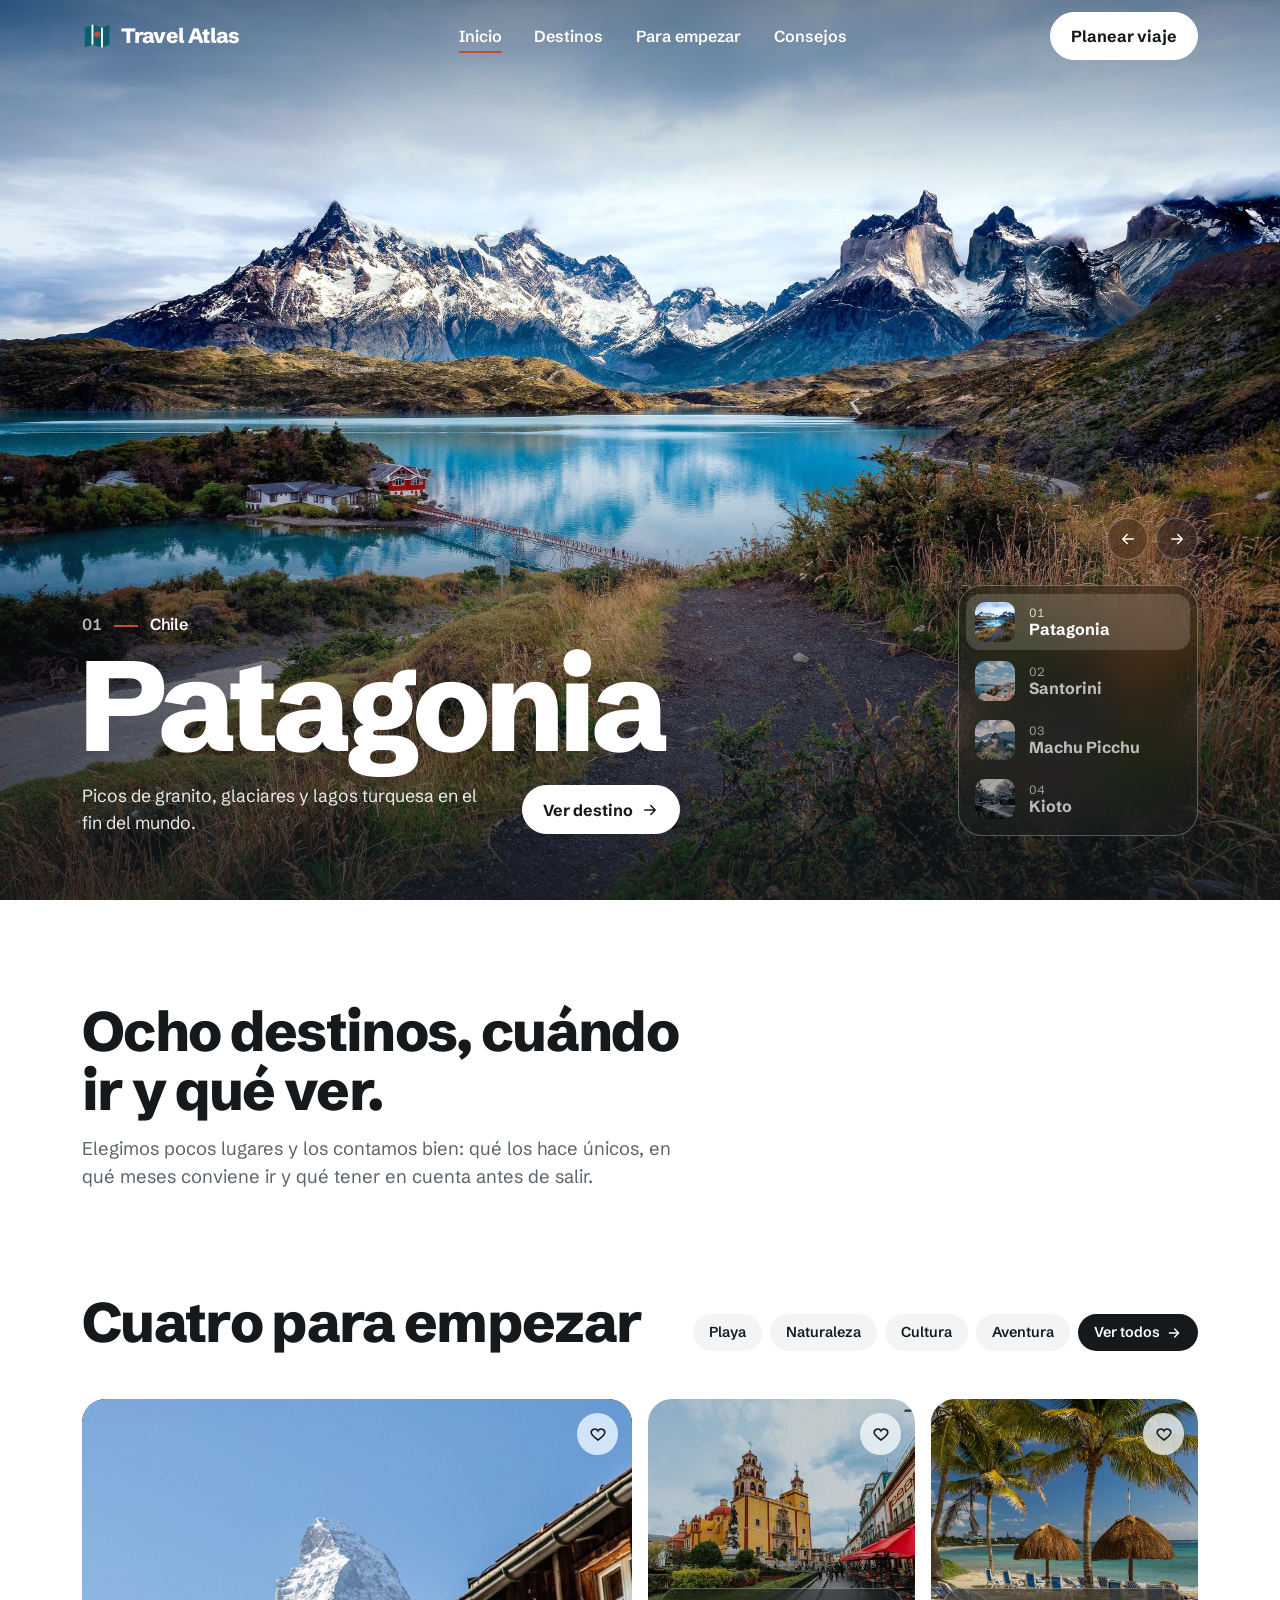
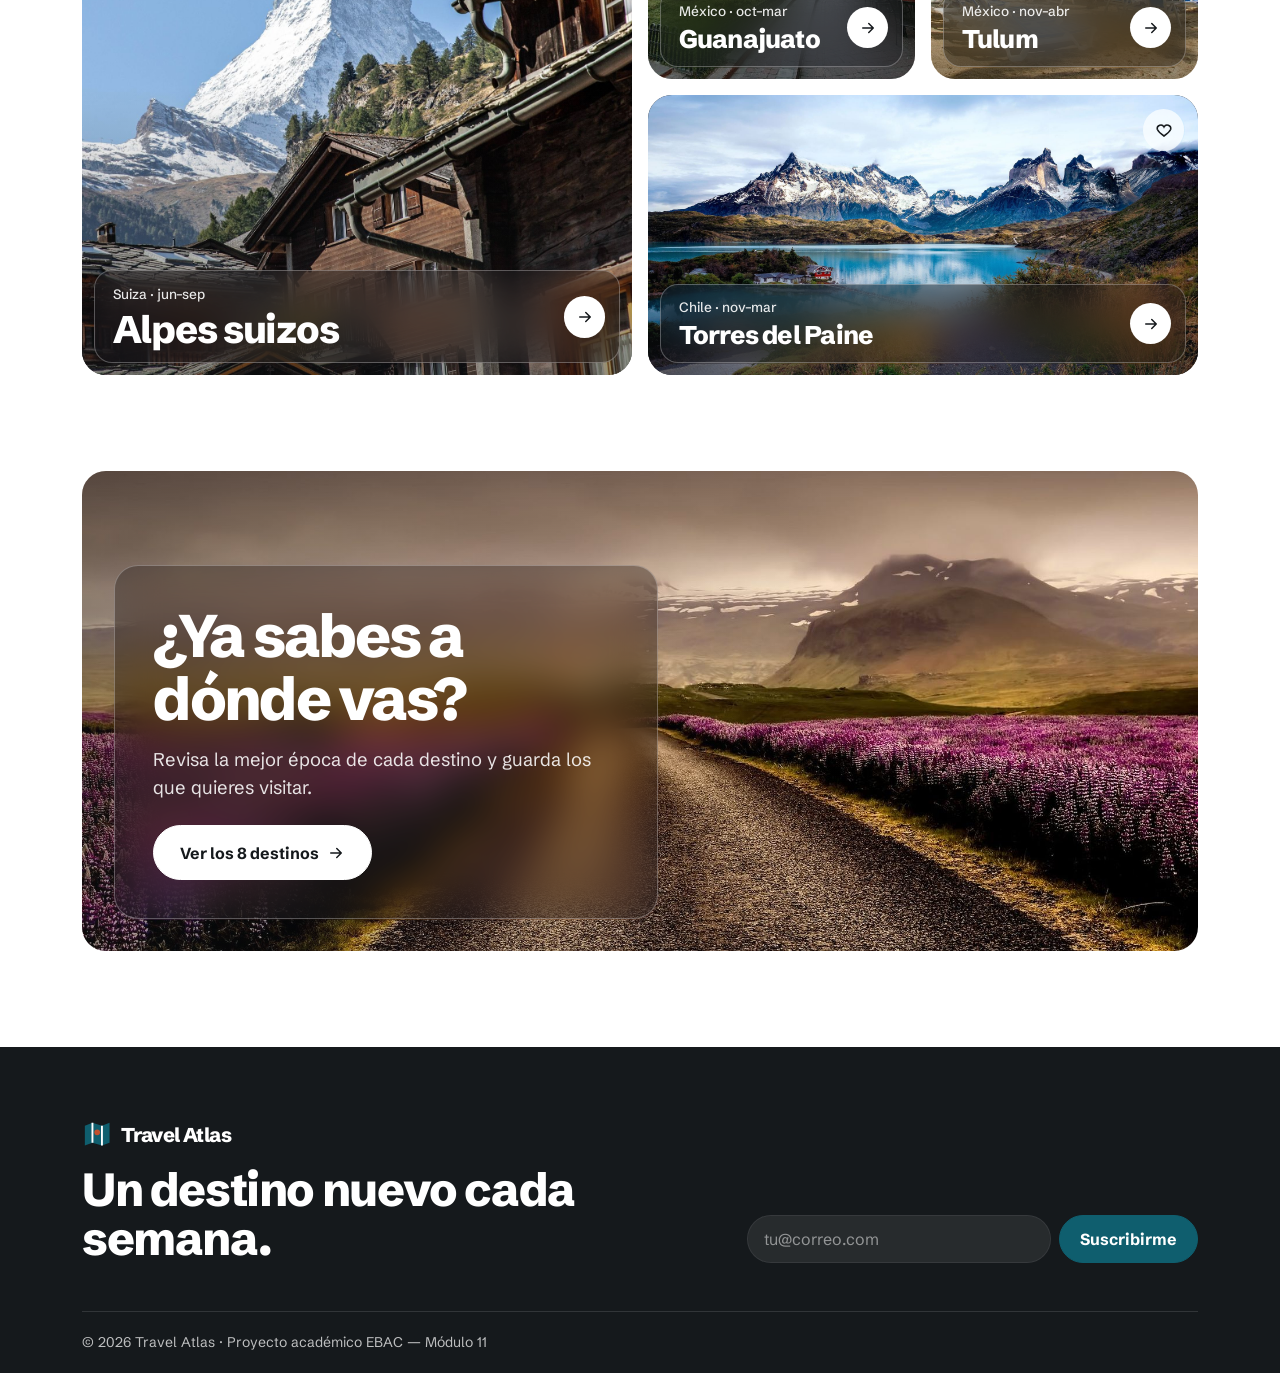
<file: index.html>
<!DOCTYPE html>
<html lang="es">
<head>
  <meta charset="UTF-8">
  <meta name="viewport" content="width=device-width, initial-scale=1">
  <meta name="description" content="Travel Atlas: ocho destinos con su mejor época, qué ver y consejos para planear el viaje.">
  <title>Travel Atlas | Ocho destinos, cuándo ir y qué ver</title>

  <!-- Bootstrap -->
  <link href="https://cdn.jsdelivr.net/npm/bootstrap@5.3.3/dist/css/bootstrap.min.css" rel="stylesheet" integrity="sha384-QWTKZyjpPEjISv5WaRU9OFeRpok6YctnYmDr5pNlyT2bRjXh0JMhjY6hW+ALEwIH" crossorigin="anonymous">
  <!-- Tipografía -->
  <link rel="preconnect" href="https://fonts.googleapis.com">
  <link rel="preconnect" href="https://fonts.gstatic.com" crossorigin>
  <link href="https://fonts.googleapis.com/css2?family=Schibsted+Grotesk:wght@400;500;600;700;800&display=swap" rel="stylesheet">
  <!-- Estilos propios -->
  <link href="css/styles.css" rel="stylesheet">
</head>
<body class="has-hero">

  <!-- ============ NAVBAR + OFFCANVAS ============ -->
  <header class="site-header">
    <div class="container">
      <nav class="navbar navbar-expand-lg navbar-atlas" aria-label="Navegación principal">
        <a class="navbar-brand" href="index.html"><svg class="brand-mark" viewBox="0 0 32 32" aria-hidden="true"><path d="M3 7l8-3 10 3 8-3v21l-8 3-10-3-8 3z" fill="#0f5e6e"/><path d="M11 4v21M21 7v21" stroke="#fff" stroke-width="2"/><circle cx="16" cy="14" r="3" fill="#c2502e"/></svg>Travel Atlas</a>

        <button class="navbar-toggler border-0" type="button" data-bs-toggle="offcanvas" data-bs-target="#menu" aria-controls="menu" aria-label="Abrir menú">
          <svg width="24" height="24" viewBox="0 0 24 24" fill="none" stroke="currentColor" stroke-width="2" stroke-linecap="round" aria-hidden="true"><path d="M4 7h16M4 12h16M4 17h10"/></svg>
        </button>

        <div class="offcanvas offcanvas-end" tabindex="-1" id="menu" aria-labelledby="menu-title">
          <div class="offcanvas-header">
            <h2 class="offcanvas-title h5" id="menu-title">Travel Atlas</h2>
            <button type="button" class="btn-close" data-bs-dismiss="offcanvas" aria-label="Cerrar"></button>
          </div>
          <div class="offcanvas-body align-items-lg-center">
            <ul class="navbar-nav mx-lg-auto gap-lg-1">
              <li class="nav-item"><a class="nav-link active" aria-current="page" href="index.html">Inicio</a></li>
              <li class="nav-item"><a class="nav-link" href="destinos.html">Destinos</a></li>
              <li class="nav-item"><a class="nav-link" href="#seleccion">Para empezar</a></li>
              <li class="nav-item"><a class="nav-link" href="destinos.html#consejos">Consejos</a></li>
            </ul>
            <a class="btn btn-primary mt-4 mt-lg-0" href="destinos.html">Planear viaje</a>
          </div>
        </div>
      </nav>
    </div>
  </header>

  <main>
    <h1 class="visually-hidden">Travel Atlas: ocho destinos, cuándo ir y qué ver</h1>

    <!-- ============ PORTADA: CAROUSEL ============ -->
    <section id="heroCarousel" class="hero carousel slide carousel-fade" data-bs-ride="carousel" data-bs-interval="6000" aria-label="Destinos destacados">
      <div class="carousel-inner">

        <div class="carousel-item active">
          <img src="img/destinos/torres-del-paine.jpg" class="hero-img" alt="Picos nevados de Torres del Paine sobre un lago turquesa" style="object-position: center 40%;">
          <div class="hero-caption">
            <div class="container">
              <p class="hero-kicker"><span class="num">01</span> Chile</p>
              <h2 class="hero-name">Patagonia</h2>
              <div class="hero-meta d-flex flex-column flex-md-row align-items-md-center gap-3 gap-md-4">
                <p class="hero-desc mb-0">Picos de granito, glaciares y lagos turquesa en el fin del mundo.</p>
                <a class="btn btn-light align-self-start align-self-md-center" href="destinos.html#torres-del-paine">Ver destino
                  <svg width="18" height="18" viewBox="0 0 24 24" fill="none" stroke="currentColor" stroke-width="2" stroke-linecap="round" stroke-linejoin="round" aria-hidden="true"><path d="M5 12h14M13 6l6 6-6 6"/></svg>
                </a>
              </div>
            </div>
          </div>
        </div>

        <div class="carousel-item">
          <img src="img/destinos/santorini.jpg" class="hero-img" alt="Casas blancas y cúpulas azules de Oia frente al mar Egeo">
          <div class="hero-caption">
            <div class="container">
              <p class="hero-kicker"><span class="num">02</span> Grecia</p>
              <h2 class="hero-name">Santorini</h2>
              <div class="hero-meta d-flex flex-column flex-md-row align-items-md-center gap-3 gap-md-4">
                <p class="hero-desc mb-0">Cúpulas azules y atardeceres dorados sobre el mar Egeo.</p>
                <a class="btn btn-light align-self-start align-self-md-center" href="destinos.html#santorini">Ver destino
                  <svg width="18" height="18" viewBox="0 0 24 24" fill="none" stroke="currentColor" stroke-width="2" stroke-linecap="round" stroke-linejoin="round" aria-hidden="true"><path d="M5 12h14M13 6l6 6-6 6"/></svg>
                </a>
              </div>
            </div>
          </div>
        </div>

        <div class="carousel-item">
          <img src="img/destinos/machu-picchu.jpg" class="hero-img" alt="Ciudadela de Machu Picchu y el Huayna Picchu entre nubes">
          <div class="hero-caption">
            <div class="container">
              <p class="hero-kicker"><span class="num">03</span> Perú</p>
              <h2 class="hero-name">Machu Picchu</h2>
              <div class="hero-meta d-flex flex-column flex-md-row align-items-md-center gap-3 gap-md-4">
                <p class="hero-desc mb-0">La ciudadela inca suspendida entre montañas y nubes.</p>
                <a class="btn btn-light align-self-start align-self-md-center" href="destinos.html#machu-picchu">Ver destino
                  <svg width="18" height="18" viewBox="0 0 24 24" fill="none" stroke="currentColor" stroke-width="2" stroke-linecap="round" stroke-linejoin="round" aria-hidden="true"><path d="M5 12h14M13 6l6 6-6 6"/></svg>
                </a>
              </div>
            </div>
          </div>
        </div>

        <div class="carousel-item">
          <img src="img/destinos/kioto.jpg" class="hero-img" alt="Calle tradicional de Kioto cubierta de nieve al anochecer, con faroles encendidos">
          <div class="hero-caption">
            <div class="container">
              <p class="hero-kicker"><span class="num">04</span> Japón</p>
              <h2 class="hero-name">Kioto</h2>
              <div class="hero-meta d-flex flex-column flex-md-row align-items-md-center gap-3 gap-md-4">
                <p class="hero-desc mb-0">Faroles, templos y calles que guardan siglos de historia.</p>
                <a class="btn btn-light align-self-start align-self-md-center" href="destinos.html#kioto">Ver destino
                  <svg width="18" height="18" viewBox="0 0 24 24" fill="none" stroke="currentColor" stroke-width="2" stroke-linecap="round" stroke-linejoin="round" aria-hidden="true"><path d="M5 12h14M13 6l6 6-6 6"/></svg>
                </a>
              </div>
            </div>
          </div>
        </div>
      </div>

      <!-- Indicadores y flechas -->
      <div class="hero-ui">
        <div class="container">
          <div class="carousel-indicators hero-thumbs">
            <button type="button" data-bs-target="#heroCarousel" data-bs-slide-to="0" class="active" aria-current="true" aria-label="Diapositiva 1: Patagonia">
              <img src="img/destinos/sm/torres-del-paine.jpg" alt="">
              <span class="thumb-text"><small>01</small><strong>Patagonia</strong></span>
            </button>
            <button type="button" data-bs-target="#heroCarousel" data-bs-slide-to="1" aria-label="Diapositiva 2: Santorini">
              <img src="img/destinos/sm/santorini.jpg" alt="">
              <span class="thumb-text"><small>02</small><strong>Santorini</strong></span>
            </button>
            <button type="button" data-bs-target="#heroCarousel" data-bs-slide-to="2" aria-label="Diapositiva 3: Machu Picchu">
              <img src="img/destinos/sm/machu-picchu.jpg" alt="">
              <span class="thumb-text"><small>03</small><strong>Machu Picchu</strong></span>
            </button>
            <button type="button" data-bs-target="#heroCarousel" data-bs-slide-to="3" aria-label="Diapositiva 4: Kioto">
              <img src="img/destinos/sm/kioto.jpg" alt="">
              <span class="thumb-text"><small>04</small><strong>Kioto</strong></span>
            </button>
          </div>

          <div class="hero-arrows">
            <button class="btn btn-icon hero-arrow" type="button" data-bs-target="#heroCarousel" data-bs-slide="prev">
              <svg width="18" height="18" viewBox="0 0 24 24" fill="none" stroke="currentColor" stroke-width="2" stroke-linecap="round" stroke-linejoin="round" aria-hidden="true"><path d="M19 12H5M11 6l-6 6 6 6"/></svg>
              <span class="visually-hidden">Anterior</span>
            </button>
            <button class="btn btn-icon hero-arrow" type="button" data-bs-target="#heroCarousel" data-bs-slide="next">
              <svg width="18" height="18" viewBox="0 0 24 24" fill="none" stroke="currentColor" stroke-width="2" stroke-linecap="round" stroke-linejoin="round" aria-hidden="true"><path d="M5 12h14M13 6l6 6-6 6"/></svg>
              <span class="visually-hidden">Siguiente</span>
            </button>
          </div>
        </div>
      </div>
    </section>

    <!-- ============ PRESENTACIÓN ============ -->
    <section class="container section" aria-labelledby="titulo-intro">
      <div class="row">
        <div class="col-lg-8 col-xl-7">
          <h2 id="titulo-intro" class="section-title mb-3">Ocho destinos, cuándo ir y qué ver.</h2>
          <p class="lead intro-lead mb-0">Elegimos pocos lugares y los contamos bien: qué los hace únicos, en qué meses conviene ir y qué tener en cuenta antes de salir.</p>
        </div>
      </div>
    </section>

    <!-- ============ SELECCIÓN ============ -->
    <section id="seleccion" class="container pb-5" aria-labelledby="titulo-seleccion">
      <div class="d-flex flex-column flex-lg-row justify-content-between align-items-lg-end gap-4 mb-4 mb-lg-5">
        <h2 id="titulo-seleccion" class="section-title mb-0">Cuatro para empezar</h2>
        <nav class="d-flex flex-wrap gap-2" aria-label="Explorar por estilo de viaje">
          <a class="chip" href="destinos.html?cat=playa">Playa</a>
          <a class="chip" href="destinos.html?cat=naturaleza">Naturaleza</a>
          <a class="chip" href="destinos.html?cat=cultura">Cultura</a>
          <a class="chip" href="destinos.html?cat=aventura">Aventura</a>
          <a class="chip active" href="destinos.html">Ver todos
            <svg width="16" height="16" viewBox="0 0 24 24" fill="none" stroke="currentColor" stroke-width="2" stroke-linecap="round" stroke-linejoin="round" aria-hidden="true"><path d="M5 12h14M13 6l6 6-6 6"/></svg>
          </a>
        </nav>
      </div>

      <div class="row g-3">
        <div class="col-lg-6">
          <article class="card tile tile--tall text-white">
            <img src="img/destinos/alpes-suizos.jpg" class="card-img" alt="El Matterhorn nevado detrás de chalets de madera en Zermatt" loading="lazy" style="object-position: 30% center;">
            <div class="card-img-overlay">
              <div class="tile-panel">
                <div>
                  <p class="tile-meta">Suiza · jun–sep</p>
                  <h3 class="card-title">Alpes suizos</h3>
                </div>
                <span class="tile-link" aria-hidden="true"><svg width="18" height="18" viewBox="0 0 24 24" fill="none" stroke="currentColor" stroke-width="2" stroke-linecap="round" stroke-linejoin="round" aria-hidden="true"><path d="M5 12h14M13 6l6 6-6 6"/></svg></span>
              </div>
              <a class="stretched-link" href="destinos.html#alpes-suizos" aria-label="Ver Alpes suizos en destinos"></a>
            </div>
            <button class="btn btn-save btn-icon" type="button" aria-pressed="false" aria-label="Guardar Alpes suizos" data-destino="Alpes suizos">
              <svg width="18" height="18" viewBox="0 0 24 24" fill="none" stroke="currentColor" stroke-width="2" aria-hidden="true"><path d="M12 20s-7-4.4-9-9a4.8 4.8 0 0 1 9-3 4.8 4.8 0 0 1 9 3c-2 4.6-9 9-9 9z"/></svg>
            </button>
          </article>
        </div>

        <div class="col-lg-6">
          <div class="row g-3">
            <div class="col-sm-6">
              <article class="card tile text-white">
                <img src="img/destinos/sm/guanajuato.jpg" class="card-img" alt="Basílica amarilla de Guanajuato y terrazas con sombrillas rojas" loading="lazy">
                <div class="card-img-overlay">
                  <div class="tile-panel">
                    <div>
                      <p class="tile-meta">México · oct–mar</p>
                      <h3 class="card-title">Guanajuato</h3>
                    </div>
                    <span class="tile-link" aria-hidden="true"><svg width="18" height="18" viewBox="0 0 24 24" fill="none" stroke="currentColor" stroke-width="2" stroke-linecap="round" stroke-linejoin="round" aria-hidden="true"><path d="M5 12h14M13 6l6 6-6 6"/></svg></span>
                  </div>
                  <a class="stretched-link" href="destinos.html#guanajuato" aria-label="Ver Guanajuato en destinos"></a>
                </div>
                <button class="btn btn-save btn-icon" type="button" aria-pressed="false" aria-label="Guardar Guanajuato" data-destino="Guanajuato">
                  <svg width="18" height="18" viewBox="0 0 24 24" fill="none" stroke="currentColor" stroke-width="2" aria-hidden="true"><path d="M12 20s-7-4.4-9-9a4.8 4.8 0 0 1 9-3 4.8 4.8 0 0 1 9 3c-2 4.6-9 9-9 9z"/></svg>
                </button>
              </article>
            </div>
            <div class="col-sm-6">
              <article class="card tile text-white">
                <img src="img/destinos/sm/tulum.jpg" class="card-img" alt="Playa de arena blanca con palmeras, palapas y camastros frente al mar turquesa" loading="lazy">
                <div class="card-img-overlay">
                  <div class="tile-panel">
                    <div>
                      <p class="tile-meta">México · nov–abr</p>
                      <h3 class="card-title">Tulum</h3>
                    </div>
                    <span class="tile-link" aria-hidden="true"><svg width="18" height="18" viewBox="0 0 24 24" fill="none" stroke="currentColor" stroke-width="2" stroke-linecap="round" stroke-linejoin="round" aria-hidden="true"><path d="M5 12h14M13 6l6 6-6 6"/></svg></span>
                  </div>
                  <a class="stretched-link" href="destinos.html#tulum" aria-label="Ver Tulum en destinos"></a>
                </div>
                <button class="btn btn-save btn-icon" type="button" aria-pressed="false" aria-label="Guardar Tulum" data-destino="Tulum">
                  <svg width="18" height="18" viewBox="0 0 24 24" fill="none" stroke="currentColor" stroke-width="2" aria-hidden="true"><path d="M12 20s-7-4.4-9-9a4.8 4.8 0 0 1 9-3 4.8 4.8 0 0 1 9 3c-2 4.6-9 9-9 9z"/></svg>
                </button>
              </article>
            </div>
            <div class="col-12">
              <article class="card tile text-white">
                <img src="img/destinos/torres-del-paine.jpg" class="card-img" alt="Picos nevados de Torres del Paine sobre un lago turquesa" loading="lazy" style="object-position: center 30%;">
                <div class="card-img-overlay">
                  <div class="tile-panel">
                    <div>
                      <p class="tile-meta">Chile · nov–mar</p>
                      <h3 class="card-title">Torres del Paine</h3>
                    </div>
                    <span class="tile-link" aria-hidden="true"><svg width="18" height="18" viewBox="0 0 24 24" fill="none" stroke="currentColor" stroke-width="2" stroke-linecap="round" stroke-linejoin="round" aria-hidden="true"><path d="M5 12h14M13 6l6 6-6 6"/></svg></span>
                  </div>
                  <a class="stretched-link" href="destinos.html#torres-del-paine" aria-label="Ver Torres del Paine en destinos"></a>
                </div>
                <button class="btn btn-save btn-icon" type="button" aria-pressed="false" aria-label="Guardar Torres del Paine" data-destino="Torres del Paine">
                  <svg width="18" height="18" viewBox="0 0 24 24" fill="none" stroke="currentColor" stroke-width="2" aria-hidden="true"><path d="M12 20s-7-4.4-9-9a4.8 4.8 0 0 1 9-3 4.8 4.8 0 0 1 9 3c-2 4.6-9 9-9 9z"/></svg>
                </button>
              </article>
            </div>
          </div>
        </div>
      </div>
    </section>

    <!-- ============ LLAMADO A LA ACCIÓN ============ -->
    <section class="container pt-5">
      <div class="cta">
        <img src="img/destinos/islandia.jpg" class="cta-img" alt="" loading="lazy">
        <div class="cta-body">
          <h2 class="cta-title mb-3">¿Ya sabes a dónde vas?</h2>
          <p class="lead mb-4">Revisa la mejor época de cada destino y guarda los que quieres visitar.</p>
          <a class="btn btn-light btn-lg" href="destinos.html">Ver los 8 destinos
            <svg width="18" height="18" viewBox="0 0 24 24" fill="none" stroke="currentColor" stroke-width="2" stroke-linecap="round" stroke-linejoin="round" aria-hidden="true"><path d="M5 12h14M13 6l6 6-6 6"/></svg>
          </a>
        </div>
      </div>
    </section>
  </main>

  <!-- ============ FOOTER ============ -->
  <footer class="site-footer">
    <div class="container">
      <div class="row gy-4 align-items-end">
        <div class="col-lg-6">
          <a class="footer-brand mb-3" href="index.html"><svg class="brand-mark" viewBox="0 0 32 32" aria-hidden="true"><path d="M3 7l8-3 10 3 8-3v21l-8 3-10-3-8 3z" fill="#0f5e6e"/><path d="M11 4v21M21 7v21" stroke="#fff" stroke-width="2"/><circle cx="16" cy="14" r="3" fill="#c2502e"/></svg>Travel Atlas</a>
          <h2 class="footer-title">Un destino nuevo cada semana.</h2>
        </div>
        <div class="col-lg-5 offset-lg-1">
          <form class="newsletter d-flex gap-2" id="formNewsletter">
            <label for="correo" class="visually-hidden">Correo electrónico</label>
            <input type="email" class="form-control" id="correo" name="correo" placeholder="tu@correo.com" autocomplete="email" required>
            <button class="btn btn-primary flex-shrink-0" type="submit">Suscribirme</button>
          </form>
        </div>
      </div>

      <div class="footer-bottom small">
        © 2026 Travel Atlas · Proyecto académico EBAC — Módulo 11
      </div>
    </div>
  </footer>

  <!-- ============ TOAST ============ -->
  <div class="toast-container position-fixed bottom-0 end-0 p-3">
    <div id="toastGuardado" class="toast align-items-center" data-bs-theme="dark" role="status" aria-live="polite" aria-atomic="true">
      <div class="d-flex">
        <div class="toast-body"></div>
        <button type="button" class="btn-close me-2 m-auto" data-bs-dismiss="toast" aria-label="Cerrar"></button>
      </div>
    </div>
  </div>

  <!-- Scripts -->
  <script src="https://cdn.jsdelivr.net/npm/bootstrap@5.3.3/dist/js/bootstrap.bundle.min.js" integrity="sha384-YvpcrYf0tY3lHB60NNkmXc5s9fDVZLESaAA55NDzOxhy9GkcIdslK1eN7N6jIeHz" crossorigin="anonymous"></script>
  <script src="js/main.js"></script>
</body>
</html>
</file>
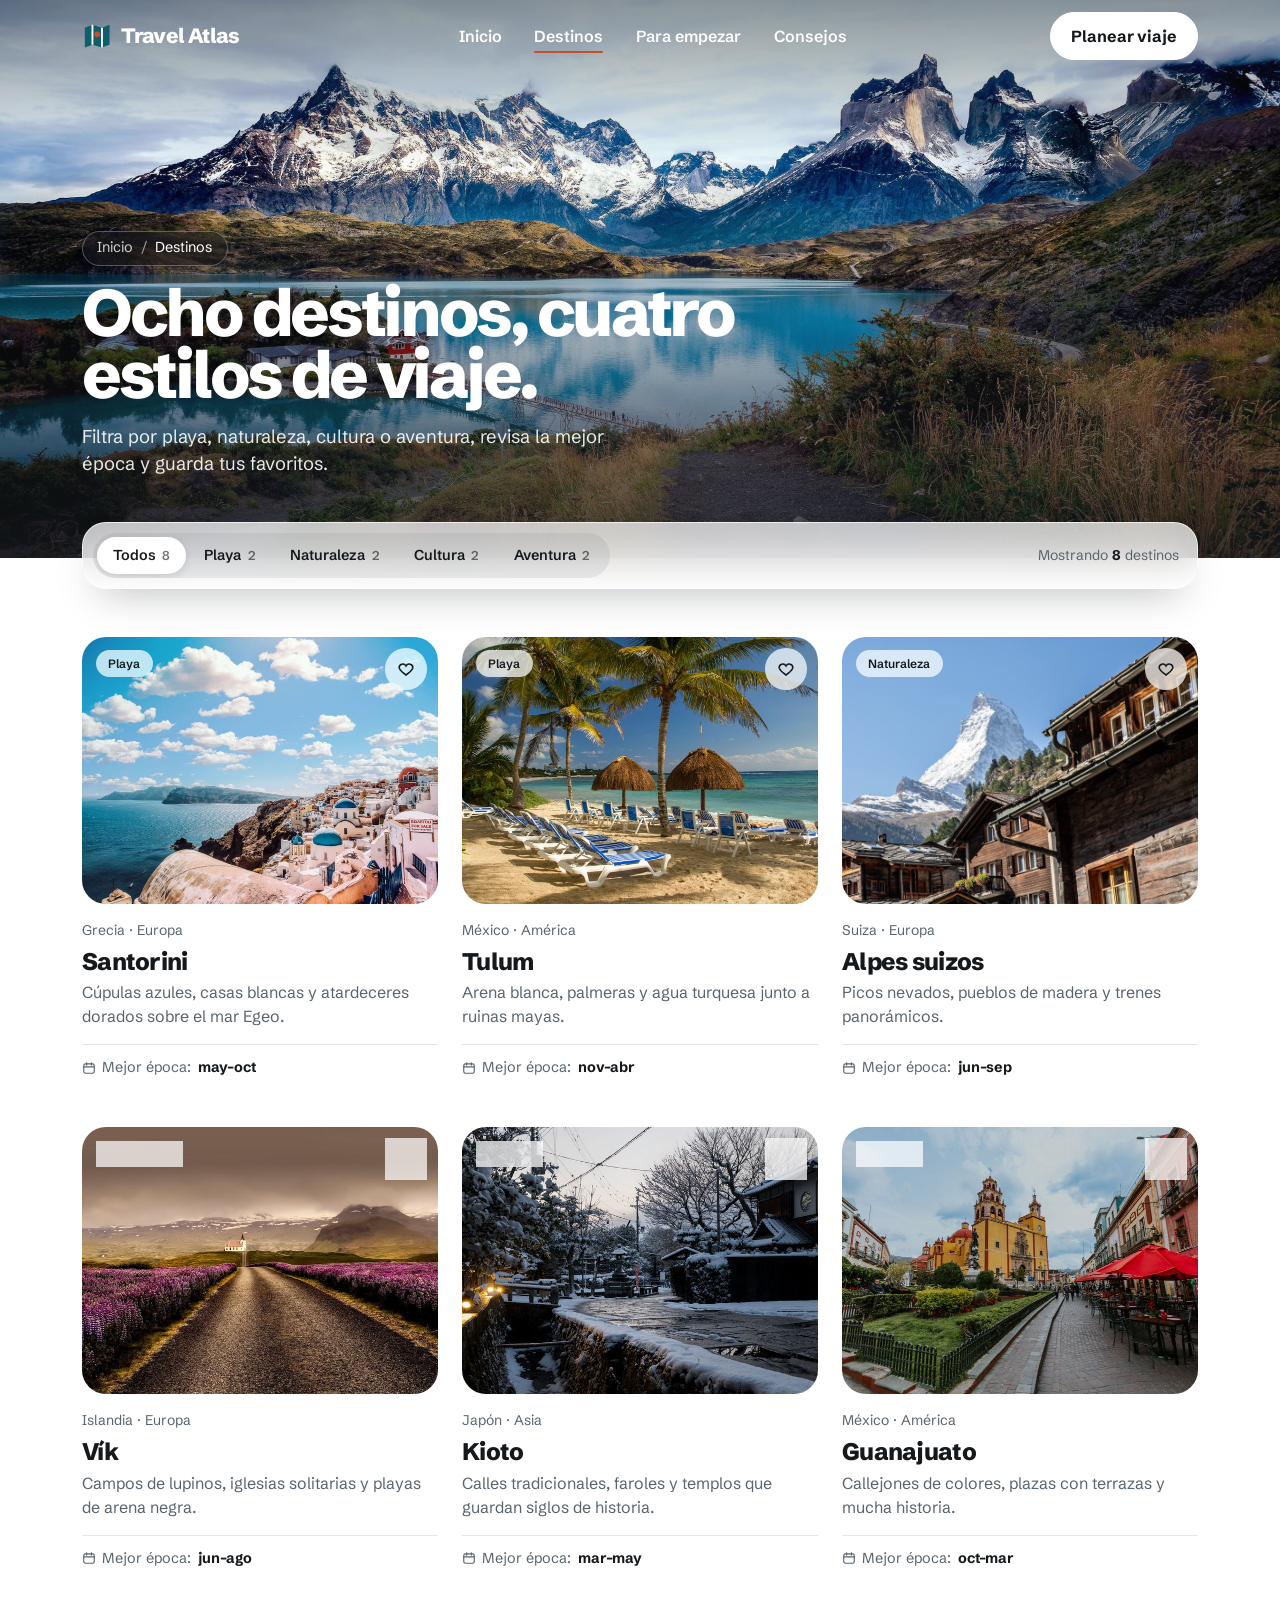
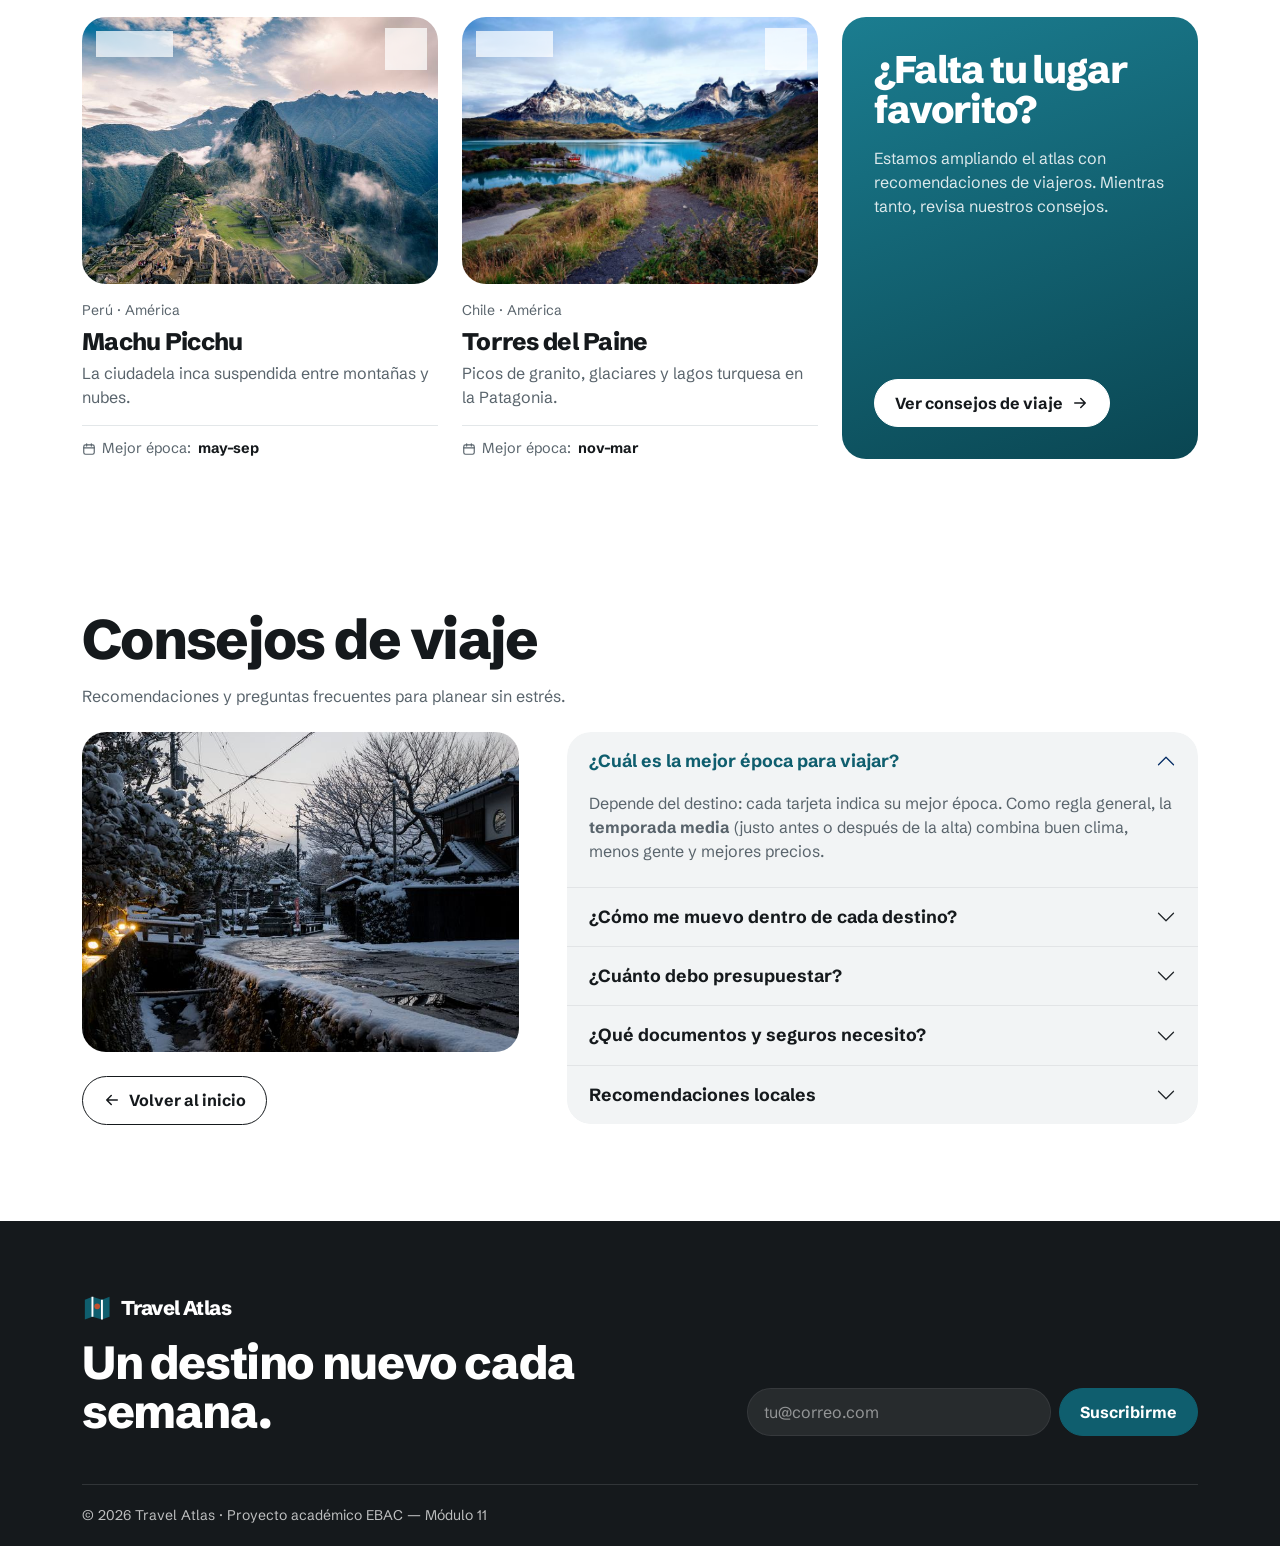
<file: destinos.html>
<!DOCTYPE html>
<html lang="es">
<head>
  <meta charset="UTF-8">
  <meta name="viewport" content="width=device-width, initial-scale=1">
  <meta name="description" content="Travel Atlas: una guía visual de destinos para descubrir lugares y planear tu siguiente viaje.">
  <title>Destinos | Travel Atlas</title>

  <!-- Bootstrap -->
  <link href="https://cdn.jsdelivr.net/npm/bootstrap@5.3.3/dist/css/bootstrap.min.css" rel="stylesheet" integrity="sha384-QWTKZyjpPEjISv5WaRU9OFeRpok6YctnYmDr5pNlyT2bRjXh0JMhjY6hW+ALEwIH" crossorigin="anonymous">
  <!-- Tipografía -->
  <link rel="preconnect" href="https://fonts.googleapis.com">
  <link rel="preconnect" href="https://fonts.gstatic.com" crossorigin>
  <link href="https://fonts.googleapis.com/css2?family=Schibsted+Grotesk:wght@400;500;600;700;800&display=swap" rel="stylesheet">
  <!-- Estilos propios -->
  <link href="css/styles.css" rel="stylesheet">
</head>
<body class="has-hero">

  <!-- ============ NAVBAR + OFFCANVAS ============ -->
  <header class="site-header">
    <div class="container">
      <nav class="navbar navbar-expand-lg navbar-atlas" aria-label="Navegación principal">
        <a class="navbar-brand" href="index.html"><svg class="brand-mark" viewBox="0 0 32 32" aria-hidden="true"><path d="M3 7l8-3 10 3 8-3v21l-8 3-10-3-8 3z" fill="#0f5e6e"/><path d="M11 4v21M21 7v21" stroke="#fff" stroke-width="2"/><circle cx="16" cy="14" r="3" fill="#c2502e"/></svg>Travel Atlas</a>

        <button class="navbar-toggler border-0" type="button" data-bs-toggle="offcanvas" data-bs-target="#menu" aria-controls="menu" aria-label="Abrir menú">
          <svg width="24" height="24" viewBox="0 0 24 24" fill="none" stroke="currentColor" stroke-width="2" stroke-linecap="round" aria-hidden="true"><path d="M4 7h16M4 12h16M4 17h10"/></svg>
        </button>

        <div class="offcanvas offcanvas-end" tabindex="-1" id="menu" aria-labelledby="menu-title">
          <div class="offcanvas-header">
            <h2 class="offcanvas-title h5" id="menu-title">Travel Atlas</h2>
            <button type="button" class="btn-close" data-bs-dismiss="offcanvas" aria-label="Cerrar"></button>
          </div>
          <div class="offcanvas-body align-items-lg-center">
            <ul class="navbar-nav mx-lg-auto gap-lg-1">
              <li class="nav-item"><a class="nav-link" href="index.html">Inicio</a></li>
              <li class="nav-item"><a class="nav-link active" aria-current="page" href="destinos.html">Destinos</a></li>
              <li class="nav-item"><a class="nav-link" href="index.html#seleccion">Para empezar</a></li>
              <li class="nav-item"><a class="nav-link" href="#consejos">Consejos</a></li>
            </ul>
            <a class="btn btn-primary mt-4 mt-lg-0" href="#consejos">Planear viaje</a>
          </div>
        </div>
      </nav>
    </div>
  </header>

  <main>
    <!-- ============ PORTADA CORTA ============ -->
    <section class="page-hero">
      <img src="img/destinos/torres-del-paine.jpg" class="page-hero-img" alt="">
      <div class="container">
        <nav aria-label="Ruta de navegación">
          <ol class="breadcrumb mb-3">
            <li class="breadcrumb-item"><a href="index.html">Inicio</a></li>
            <li class="breadcrumb-item active" aria-current="page">Destinos</li>
          </ol>
        </nav>
        <h1 class="page-title mb-3">Ocho destinos, cuatro estilos de viaje.</h1>
        <p class="lead mb-0">Filtra por playa, naturaleza, cultura o aventura, revisa la mejor época y guarda tus favoritos.</p>
      </div>
    </section>

    <!-- ============ FILTROS + DESTINOS ============ -->
    <section class="container pb-5" aria-labelledby="titulo-destinos">
      <h2 id="titulo-destinos" class="visually-hidden">Lista de destinos</h2>

      <div class="filter-bar d-flex flex-column flex-md-row align-items-md-center justify-content-between gap-3 mb-5">
        <div class="filters" role="group" aria-label="Filtrar por estilo de viaje">
          <button class="chip active" type="button" data-filter="todos" aria-pressed="true">Todos <span class="count">8</span></button>
          <button class="chip" type="button" data-filter="playa" aria-pressed="false">Playa <span class="count">2</span></button>
          <button class="chip" type="button" data-filter="naturaleza" aria-pressed="false">Naturaleza <span class="count">2</span></button>
          <button class="chip" type="button" data-filter="cultura" aria-pressed="false">Cultura <span class="count">2</span></button>
          <button class="chip" type="button" data-filter="aventura" aria-pressed="false">Aventura <span class="count">2</span></button>
        </div>
        <p class="filter-count small text-secondary mb-0 flex-shrink-0" aria-live="polite">Mostrando <strong class="text-body" id="contador">8</strong> destinos</p>
      </div>

      <div class="row row-cols-1 row-cols-md-2 row-cols-xl-3 g-4 gy-5" id="gridDestinos">
        <div class="col" id="santorini" data-category="playa">
          <article class="card card-destino h-100" tabindex="0">
            <div class="card-media">
              <img src="img/destinos/sm/santorini.jpg" class="card-img-top" alt="Casas blancas y cúpulas azules de Oia frente al mar Egeo" loading="lazy">
              <span class="badge">Playa</span>
              <button class="btn btn-save btn-icon" type="button" aria-pressed="false" aria-label="Guardar Santorini" data-destino="Santorini">
                <svg width="18" height="18" viewBox="0 0 24 24" fill="none" stroke="currentColor" stroke-width="2" aria-hidden="true"><path d="M12 20s-7-4.4-9-9a4.8 4.8 0 0 1 9-3 4.8 4.8 0 0 1 9 3c-2 4.6-9 9-9 9z"/></svg>
              </button>
            </div>
            <div class="card-body">
              <p class="small text-secondary mb-2">Grecia · Europa</p>
              <h3 class="card-title">Santorini</h3>
              <p class="card-text text-secondary">Cúpulas azules, casas blancas y atardeceres dorados sobre el mar Egeo.</p>
              <p class="card-season"><svg width="14" height="14" viewBox="0 0 24 24" fill="none" stroke="currentColor" stroke-width="2" stroke-linecap="round" aria-hidden="true"><rect x="3" y="5" width="18" height="16" rx="3"/><path d="M3 10h18M8 3v4M16 3v4"/></svg> Mejor época: <strong>may–oct</strong></p>
            </div>
          </article>
        </div>
        <div class="col" id="tulum" data-category="playa">
          <article class="card card-destino h-100" tabindex="0">
            <div class="card-media">
              <img src="img/destinos/sm/tulum.jpg" class="card-img-top" alt="Playa de arena blanca con palmeras, palapas y camastros frente al mar turquesa" loading="lazy">
              <span class="badge">Playa</span>
              <button class="btn btn-save btn-icon" type="button" aria-pressed="false" aria-label="Guardar Tulum" data-destino="Tulum">
                <svg width="18" height="18" viewBox="0 0 24 24" fill="none" stroke="currentColor" stroke-width="2" aria-hidden="true"><path d="M12 20s-7-4.4-9-9a4.8 4.8 0 0 1 9-3 4.8 4.8 0 0 1 9 3c-2 4.6-9 9-9 9z"/></svg>
              </button>
            </div>
            <div class="card-body">
              <p class="small text-secondary mb-2">México · América</p>
              <h3 class="card-title">Tulum</h3>
              <p class="card-text text-secondary">Arena blanca, palmeras y agua turquesa junto a ruinas mayas.</p>
              <p class="card-season"><svg width="14" height="14" viewBox="0 0 24 24" fill="none" stroke="currentColor" stroke-width="2" stroke-linecap="round" aria-hidden="true"><rect x="3" y="5" width="18" height="16" rx="3"/><path d="M3 10h18M8 3v4M16 3v4"/></svg> Mejor época: <strong>nov–abr</strong></p>
            </div>
          </article>
        </div>
        <div class="col" id="alpes-suizos" data-category="naturaleza">
          <article class="card card-destino h-100" tabindex="0">
            <div class="card-media">
              <img src="img/destinos/sm/alpes-suizos.jpg" class="card-img-top" alt="El Matterhorn nevado detrás de chalets de madera en Zermatt" loading="lazy">
              <span class="badge">Naturaleza</span>
              <button class="btn btn-save btn-icon" type="button" aria-pressed="false" aria-label="Guardar Alpes suizos" data-destino="Alpes suizos">
                <svg width="18" height="18" viewBox="0 0 24 24" fill="none" stroke="currentColor" stroke-width="2" aria-hidden="true"><path d="M12 20s-7-4.4-9-9a4.8 4.8 0 0 1 9-3 4.8 4.8 0 0 1 9 3c-2 4.6-9 9-9 9z"/></svg>
              </button>
            </div>
            <div class="card-body">
              <p class="small text-secondary mb-2">Suiza · Europa</p>
              <h3 class="card-title">Alpes suizos</h3>
              <p class="card-text text-secondary">Picos nevados, pueblos de madera y trenes panorámicos.</p>
              <p class="card-season"><svg width="14" height="14" viewBox="0 0 24 24" fill="none" stroke="currentColor" stroke-width="2" stroke-linecap="round" aria-hidden="true"><rect x="3" y="5" width="18" height="16" rx="3"/><path d="M3 10h18M8 3v4M16 3v4"/></svg> Mejor época: <strong>jun–sep</strong></p>
            </div>
          </article>
        </div>
        <div class="col" id="islandia" data-category="naturaleza">
          <article class="card card-destino h-100" tabindex="0">
            <div class="card-media">
              <img src="img/destinos/sm/islandia.jpg" class="card-img-top" alt="Camino entre campos de lupinos morados hacia una pequeña iglesia en Islandia" loading="lazy">
              <span class="badge">Naturaleza</span>
              <button class="btn btn-save btn-icon" type="button" aria-pressed="false" aria-label="Guardar Vík" data-destino="Vík">
                <svg width="18" height="18" viewBox="0 0 24 24" fill="none" stroke="currentColor" stroke-width="2" aria-hidden="true"><path d="M12 20s-7-4.4-9-9a4.8 4.8 0 0 1 9-3 4.8 4.8 0 0 1 9 3c-2 4.6-9 9-9 9z"/></svg>
              </button>
            </div>
            <div class="card-body">
              <p class="small text-secondary mb-2">Islandia · Europa</p>
              <h3 class="card-title">Vík</h3>
              <p class="card-text text-secondary">Campos de lupinos, iglesias solitarias y playas de arena negra.</p>
              <p class="card-season"><svg width="14" height="14" viewBox="0 0 24 24" fill="none" stroke="currentColor" stroke-width="2" stroke-linecap="round" aria-hidden="true"><rect x="3" y="5" width="18" height="16" rx="3"/><path d="M3 10h18M8 3v4M16 3v4"/></svg> Mejor época: <strong>jun–ago</strong></p>
            </div>
          </article>
        </div>
        <div class="col" id="kioto" data-category="cultura">
          <article class="card card-destino h-100" tabindex="0">
            <div class="card-media">
              <img src="img/destinos/sm/kioto.jpg" class="card-img-top" alt="Calle tradicional de Kioto cubierta de nieve al anochecer, con faroles encendidos" loading="lazy">
              <span class="badge">Cultura</span>
              <button class="btn btn-save btn-icon" type="button" aria-pressed="false" aria-label="Guardar Kioto" data-destino="Kioto">
                <svg width="18" height="18" viewBox="0 0 24 24" fill="none" stroke="currentColor" stroke-width="2" aria-hidden="true"><path d="M12 20s-7-4.4-9-9a4.8 4.8 0 0 1 9-3 4.8 4.8 0 0 1 9 3c-2 4.6-9 9-9 9z"/></svg>
              </button>
            </div>
            <div class="card-body">
              <p class="small text-secondary mb-2">Japón · Asia</p>
              <h3 class="card-title">Kioto</h3>
              <p class="card-text text-secondary">Calles tradicionales, faroles y templos que guardan siglos de historia.</p>
              <p class="card-season"><svg width="14" height="14" viewBox="0 0 24 24" fill="none" stroke="currentColor" stroke-width="2" stroke-linecap="round" aria-hidden="true"><rect x="3" y="5" width="18" height="16" rx="3"/><path d="M3 10h18M8 3v4M16 3v4"/></svg> Mejor época: <strong>mar–may</strong></p>
            </div>
          </article>
        </div>
        <div class="col" id="guanajuato" data-category="cultura">
          <article class="card card-destino h-100" tabindex="0">
            <div class="card-media">
              <img src="img/destinos/sm/guanajuato.jpg" class="card-img-top" alt="Basílica amarilla de Guanajuato y terrazas con sombrillas rojas" loading="lazy">
              <span class="badge">Cultura</span>
              <button class="btn btn-save btn-icon" type="button" aria-pressed="false" aria-label="Guardar Guanajuato" data-destino="Guanajuato">
                <svg width="18" height="18" viewBox="0 0 24 24" fill="none" stroke="currentColor" stroke-width="2" aria-hidden="true"><path d="M12 20s-7-4.4-9-9a4.8 4.8 0 0 1 9-3 4.8 4.8 0 0 1 9 3c-2 4.6-9 9-9 9z"/></svg>
              </button>
            </div>
            <div class="card-body">
              <p class="small text-secondary mb-2">México · América</p>
              <h3 class="card-title">Guanajuato</h3>
              <p class="card-text text-secondary">Callejones de colores, plazas con terrazas y mucha historia.</p>
              <p class="card-season"><svg width="14" height="14" viewBox="0 0 24 24" fill="none" stroke="currentColor" stroke-width="2" stroke-linecap="round" aria-hidden="true"><rect x="3" y="5" width="18" height="16" rx="3"/><path d="M3 10h18M8 3v4M16 3v4"/></svg> Mejor época: <strong>oct–mar</strong></p>
            </div>
          </article>
        </div>
        <div class="col" id="machu-picchu" data-category="aventura">
          <article class="card card-destino h-100" tabindex="0">
            <div class="card-media">
              <img src="img/destinos/sm/machu-picchu.jpg" class="card-img-top" alt="Ciudadela de Machu Picchu y el Huayna Picchu entre nubes" loading="lazy">
              <span class="badge">Aventura</span>
              <button class="btn btn-save btn-icon" type="button" aria-pressed="false" aria-label="Guardar Machu Picchu" data-destino="Machu Picchu">
                <svg width="18" height="18" viewBox="0 0 24 24" fill="none" stroke="currentColor" stroke-width="2" aria-hidden="true"><path d="M12 20s-7-4.4-9-9a4.8 4.8 0 0 1 9-3 4.8 4.8 0 0 1 9 3c-2 4.6-9 9-9 9z"/></svg>
              </button>
            </div>
            <div class="card-body">
              <p class="small text-secondary mb-2">Perú · América</p>
              <h3 class="card-title">Machu Picchu</h3>
              <p class="card-text text-secondary">La ciudadela inca suspendida entre montañas y nubes.</p>
              <p class="card-season"><svg width="14" height="14" viewBox="0 0 24 24" fill="none" stroke="currentColor" stroke-width="2" stroke-linecap="round" aria-hidden="true"><rect x="3" y="5" width="18" height="16" rx="3"/><path d="M3 10h18M8 3v4M16 3v4"/></svg> Mejor época: <strong>may–sep</strong></p>
            </div>
          </article>
        </div>
        <div class="col" id="torres-del-paine" data-category="aventura">
          <article class="card card-destino h-100" tabindex="0">
            <div class="card-media">
              <img src="img/destinos/sm/torres-del-paine.jpg" class="card-img-top" alt="Picos nevados de Torres del Paine sobre un lago turquesa" loading="lazy">
              <span class="badge">Aventura</span>
              <button class="btn btn-save btn-icon" type="button" aria-pressed="false" aria-label="Guardar Torres del Paine" data-destino="Torres del Paine">
                <svg width="18" height="18" viewBox="0 0 24 24" fill="none" stroke="currentColor" stroke-width="2" aria-hidden="true"><path d="M12 20s-7-4.4-9-9a4.8 4.8 0 0 1 9-3 4.8 4.8 0 0 1 9 3c-2 4.6-9 9-9 9z"/></svg>
              </button>
            </div>
            <div class="card-body">
              <p class="small text-secondary mb-2">Chile · América</p>
              <h3 class="card-title">Torres del Paine</h3>
              <p class="card-text text-secondary">Picos de granito, glaciares y lagos turquesa en la Patagonia.</p>
              <p class="card-season"><svg width="14" height="14" viewBox="0 0 24 24" fill="none" stroke="currentColor" stroke-width="2" stroke-linecap="round" aria-hidden="true"><rect x="3" y="5" width="18" height="16" rx="3"/><path d="M3 10h18M8 3v4M16 3v4"/></svg> Mejor época: <strong>nov–mar</strong></p>
            </div>
          </article>
        </div>
        <div class="col" data-category="sugerencia">
          <div class="card-suggest h-100">
            <div>
              <h3 class="mb-3">¿Falta tu lugar favorito?</h3>
              <p class="mb-0">Estamos ampliando el atlas con recomendaciones de viajeros. Mientras tanto, revisa nuestros consejos.</p>
            </div>
            <a class="btn btn-light align-self-start" href="#consejos">Ver consejos de viaje
              <svg width="18" height="18" viewBox="0 0 24 24" fill="none" stroke="currentColor" stroke-width="2" stroke-linecap="round" stroke-linejoin="round" aria-hidden="true"><path d="M5 12h14M13 6l6 6-6 6"/></svg>
            </a>
          </div>
        </div>
      </div>
    </section>

    <!-- ============ ACCORDION ============ -->
    <section id="consejos" class="container section pb-0" aria-labelledby="titulo-consejos">
      <div class="row gy-4 gx-lg-5">
        <div class="col-12">
          <h2 id="titulo-consejos" class="section-title mb-3">Consejos de viaje</h2>
          <p class="text-secondary mb-0">Recomendaciones y preguntas frecuentes para planear sin estrés.</p>
        </div>
        <div class="col-lg-5">
          <img src="img/destinos/sm/kioto.jpg" class="tips-img d-none d-lg-block mb-4" alt="Calle de Kioto con nieve y faroles encendidos" loading="lazy">
          <a class="btn btn-outline-dark" href="index.html">
            <svg width="18" height="18" viewBox="0 0 24 24" fill="none" stroke="currentColor" stroke-width="2" stroke-linecap="round" stroke-linejoin="round" aria-hidden="true"><path d="M19 12H5M11 6l-6 6 6 6"/></svg>
            Volver al inicio
          </a>
        </div>
        <div class="col-lg-7">
          <div class="accordion accordion-atlas" id="accordionConsejos">
            <div class="accordion-item">
              <h3 class="accordion-header">
                <button class="accordion-button" type="button" data-bs-toggle="collapse" data-bs-target="#faq-epoca" aria-expanded="true" aria-controls="faq-epoca">¿Cuál es la mejor época para viajar?</button>
              </h3>
              <div id="faq-epoca" class="accordion-collapse collapse show" data-bs-parent="#accordionConsejos">
                <div class="accordion-body text-secondary">Depende del destino: cada tarjeta indica su mejor época. Como regla general, la <strong>temporada media</strong> (justo antes o después de la alta) combina buen clima, menos gente y mejores precios.</div>
              </div>
            </div>
            <div class="accordion-item">
              <h3 class="accordion-header">
                <button class="accordion-button collapsed" type="button" data-bs-toggle="collapse" data-bs-target="#faq-transporte" aria-expanded="false" aria-controls="faq-transporte">¿Cómo me muevo dentro de cada destino?</button>
              </h3>
              <div id="faq-transporte" class="accordion-collapse collapse" data-bs-parent="#accordionConsejos">
                <div class="accordion-body text-secondary">En Europa y Japón el <strong>tren</strong> es rápido y puntual; conviene revisar pases como el Swiss Travel Pass o el JR Pass. En destinos de naturaleza, renta un auto o contrata tours locales con guías certificados.</div>
              </div>
            </div>
            <div class="accordion-item">
              <h3 class="accordion-header">
                <button class="accordion-button collapsed" type="button" data-bs-toggle="collapse" data-bs-target="#faq-presupuesto" aria-expanded="false" aria-controls="faq-presupuesto">¿Cuánto debo presupuestar?</button>
              </h3>
              <div id="faq-presupuesto" class="accordion-collapse collapse" data-bs-parent="#accordionConsejos">
                <div class="accordion-body text-secondary">Calcula vuelo, hospedaje, comida, transporte local y actividades, y agrega un <strong>15 % extra</strong> para imprevistos. Reservar con 2 o 3 meses de anticipación suele dar mejores tarifas.</div>
              </div>
            </div>
            <div class="accordion-item">
              <h3 class="accordion-header">
                <button class="accordion-button collapsed" type="button" data-bs-toggle="collapse" data-bs-target="#faq-documentos" aria-expanded="false" aria-controls="faq-documentos">¿Qué documentos y seguros necesito?</button>
              </h3>
              <div id="faq-documentos" class="accordion-collapse collapse" data-bs-parent="#accordionConsejos">
                <div class="accordion-body text-secondary">Revisa que tu pasaporte tenga al menos <strong>6 meses de vigencia</strong>, consulta si el país pide visa y contrata un seguro de viaje con cobertura médica, sobre todo para actividades de aventura.</div>
              </div>
            </div>
            <div class="accordion-item">
              <h3 class="accordion-header">
                <button class="accordion-button collapsed" type="button" data-bs-toggle="collapse" data-bs-target="#faq-local" aria-expanded="false" aria-controls="faq-local">Recomendaciones locales</button>
              </h3>
              <div id="faq-local" class="accordion-collapse collapse" data-bs-parent="#accordionConsejos">
                <div class="accordion-body text-secondary">Aprende saludos básicos en el idioma local, respeta los códigos de vestimenta en templos y sitios sagrados, y prefiere negocios locales: tu viaje también ayuda a la comunidad.</div>
              </div>
            </div>
          </div>
        </div>
      </div>
    </section>
  </main>

  <!-- ============ FOOTER ============ -->
  <footer class="site-footer">
    <div class="container">
      <div class="row gy-4 align-items-end">
        <div class="col-lg-6">
          <a class="footer-brand mb-3" href="index.html"><svg class="brand-mark" viewBox="0 0 32 32" aria-hidden="true"><path d="M3 7l8-3 10 3 8-3v21l-8 3-10-3-8 3z" fill="#0f5e6e"/><path d="M11 4v21M21 7v21" stroke="#fff" stroke-width="2"/><circle cx="16" cy="14" r="3" fill="#c2502e"/></svg>Travel Atlas</a>
          <h2 class="footer-title">Un destino nuevo cada semana.</h2>
        </div>
        <div class="col-lg-5 offset-lg-1">
          <form class="newsletter d-flex gap-2" id="formNewsletter">
            <label for="correo" class="visually-hidden">Correo electrónico</label>
            <input type="email" class="form-control" id="correo" name="correo" placeholder="tu@correo.com" autocomplete="email" required>
            <button class="btn btn-primary flex-shrink-0" type="submit">Suscribirme</button>
          </form>
        </div>
      </div>

      <div class="footer-bottom small">
        © 2026 Travel Atlas · Proyecto académico EBAC — Módulo 11
      </div>
    </div>
  </footer>

  <!-- ============ TOAST ============ -->
  <div class="toast-container position-fixed bottom-0 end-0 p-3">
    <div id="toastGuardado" class="toast align-items-center" data-bs-theme="dark" role="status" aria-live="polite" aria-atomic="true">
      <div class="d-flex">
        <div class="toast-body"></div>
        <button type="button" class="btn-close me-2 m-auto" data-bs-dismiss="toast" aria-label="Cerrar"></button>
      </div>
    </div>
  </div>

  <!-- Scripts -->
  <script src="https://cdn.jsdelivr.net/npm/bootstrap@5.3.3/dist/js/bootstrap.bundle.min.js" integrity="sha384-YvpcrYf0tY3lHB60NNkmXc5s9fDVZLESaAA55NDzOxhy9GkcIdslK1eN7N6jIeHz" crossorigin="anonymous"></script>
  <script src="js/main.js"></script>
</body>
</html>
</file>
<file: css/styles.css>
/* ==========================================================
   TRAVEL ATLAS — estilos propios
   ========================================================== */

/* ---------- 1. Variables ---------- */
:root {
  --atlas-ink: #15191c;
  --atlas-paper: #ffffff;
  --atlas-surface: #f2f4f5;
  --atlas-line: #e3e7e9;
  --atlas-muted: #59646c;
  --atlas-petrol: #0f5e6e;
  --atlas-petrol-700: #0a4652;
  --atlas-terra: #c2502e;
  --atlas-radius: 24px;
  --atlas-radius-sm: 14px;
  --atlas-pill: 999px;

  /* Vidrio */
  --atlas-glass-light: rgba(255, 255, 255, 0.72);
  --atlas-glass-dark: rgba(24, 28, 32, 0.38);
  --atlas-glass-border: rgba(255, 255, 255, 0.28);
  --atlas-blur: saturate(180%) blur(20px);
  --atlas-shadow: 0 18px 40px -18px rgba(21, 25, 28, 0.35);
  --atlas-ease: cubic-bezier(0.32, 0.72, 0, 1);

  /* Bootstrap */
  --bs-body-font-family: "Schibsted Grotesk", system-ui, sans-serif;
  --bs-body-bg: var(--atlas-paper);
  --bs-body-color: var(--atlas-ink);
  --bs-body-color-rgb: 21, 25, 28;
  --bs-secondary-color: var(--atlas-muted);
  --bs-secondary-rgb: 89, 100, 108;
  --bs-border-color: var(--atlas-line);
  --bs-border-radius: var(--atlas-radius-sm);
  --bs-border-radius-lg: var(--atlas-radius);
  --bs-primary: var(--atlas-petrol);
  --bs-primary-rgb: 15, 94, 110;
  --bs-link-color: var(--atlas-petrol);
  --bs-link-color-rgb: 15, 94, 110;
  --bs-link-hover-color: var(--atlas-petrol-700);
  --bs-link-hover-color-rgb: 10, 70, 82;
  --bs-focus-ring-color: rgba(15, 94, 110, 0.35);
}

html {
  -webkit-font-smoothing: antialiased;
}

@media (prefers-reduced-motion: no-preference) {
  html {
    scroll-behavior: smooth;
  }
}

@media (min-width: 1800px) {
  .container {
    max-width: 1600px;
  }
}

/* ---------- 2. Tipografía ---------- */
h1, h2, h3 {
  font-weight: 800;
  letter-spacing: -0.03em;
  line-height: 1.05;
}

.section-title {
  font-size: clamp(2.1rem, 1.4rem + 2.6vw, 3.75rem);
}

.lead {
  font-size: 1.15rem;
  color: var(--atlas-muted);
}

.intro-lead {
  max-width: 38rem;
}

.section {
  padding-block: clamp(4rem, 8vw, 6.5rem);
}

/* ---------- 3. Botones ---------- */
.btn {
  --bs-btn-padding-x: 1.25rem;
  --bs-btn-padding-y: 0.7rem;
  --bs-btn-font-weight: 700;
  --bs-btn-border-radius: var(--atlas-pill);
  display: inline-flex;
  align-items: center;
  justify-content: center;
  gap: 0.5rem;
  transition: background-color 0.3s var(--atlas-ease), color 0.3s var(--atlas-ease),
    border-color 0.3s var(--atlas-ease), transform 0.3s var(--atlas-ease);
}

.btn:active {
  transform: scale(0.96);
}

.btn-lg {
  --bs-btn-padding-x: 1.6rem;
  --bs-btn-padding-y: 0.9rem;
  --bs-btn-font-size: 1rem;
}

.btn-primary {
  --bs-btn-bg: var(--atlas-petrol);
  --bs-btn-border-color: var(--atlas-petrol);
  --bs-btn-hover-bg: var(--atlas-petrol-700);
  --bs-btn-hover-border-color: var(--atlas-petrol-700);
  --bs-btn-active-bg: var(--atlas-petrol-700);
  --bs-btn-active-border-color: var(--atlas-petrol-700);
}

.btn-light {
  --bs-btn-color: var(--atlas-ink);
  --bs-btn-bg: #fff;
  --bs-btn-border-color: #fff;
  --bs-btn-hover-color: var(--atlas-ink);
  --bs-btn-hover-bg: var(--atlas-surface);
  --bs-btn-hover-border-color: var(--atlas-surface);
  --bs-btn-active-color: var(--atlas-ink);
  --bs-btn-active-bg: var(--atlas-surface);
}

.btn-outline-dark {
  --bs-btn-color: var(--atlas-ink);
  --bs-btn-border-color: var(--atlas-ink);
  --bs-btn-hover-bg: var(--atlas-ink);
  --bs-btn-hover-border-color: var(--atlas-ink);
  --bs-btn-active-bg: var(--atlas-ink);
  --bs-btn-active-border-color: var(--atlas-ink);
}

.btn-icon {
  --bs-btn-padding-x: 0;
  --bs-btn-padding-y: 0;
  width: 2.6rem;
  height: 2.6rem;
  flex-shrink: 0;
  border-radius: 50%;
}

.btn-save {
  --bs-btn-color: var(--atlas-ink);
  --bs-btn-bg: var(--atlas-glass-light);
  --bs-btn-border-color: transparent;
  --bs-btn-hover-color: var(--atlas-terra);
  --bs-btn-hover-bg: #fff;
  --bs-btn-hover-border-color: transparent;
  --bs-btn-active-bg: #fff;
  --bs-btn-active-border-color: transparent;
  -webkit-backdrop-filter: var(--atlas-blur);
  backdrop-filter: var(--atlas-blur);
}

.btn-save[aria-pressed="true"] {
  --bs-btn-color: var(--atlas-terra);
  --bs-btn-hover-color: var(--atlas-terra);
  --bs-btn-active-color: var(--atlas-terra);
}

.btn-save[aria-pressed="true"] svg {
  fill: currentColor;
}

/* ---------- 4. Navbar + Offcanvas ---------- */
.site-header {
  position: sticky;
  top: 0;
  z-index: 1045;
  background-color: var(--atlas-glass-light);
  border-bottom: 1px solid rgba(21, 25, 28, 0.08);
  -webkit-backdrop-filter: var(--atlas-blur);
  backdrop-filter: var(--atlas-blur);
  transition: background-color 0.4s var(--atlas-ease), border-color 0.4s var(--atlas-ease),
    backdrop-filter 0.4s var(--atlas-ease);
}

.has-hero .site-header {
  position: fixed;
  left: 0;
  right: 0;
}

.has-hero .site-header:not(.is-scrolled) {
  background-color: transparent;
  border-bottom-color: transparent;
  -webkit-backdrop-filter: none;
  backdrop-filter: none;
}

.navbar-atlas {
  --bs-navbar-color: var(--atlas-ink);
  --bs-navbar-hover-color: var(--atlas-ink);
  --bs-navbar-active-color: var(--atlas-ink);
  --bs-navbar-brand-color: var(--atlas-ink);
  --bs-navbar-brand-hover-color: var(--atlas-ink);
  --bs-navbar-nav-link-padding-x: 0.9rem;
  --bs-navbar-toggler-focus-width: 0;
  min-height: 4.5rem;
}

.navbar-atlas .navbar-brand {
  display: flex;
  align-items: center;
  gap: 0.55rem;
  font-size: 1.3rem;
  font-weight: 800;
  letter-spacing: -0.03em;
}

.brand-mark {
  width: 1.9rem;
  height: 1.9rem;
  flex-shrink: 0;
}

.has-hero .site-header:not(.is-scrolled) .navbar-brand,
.has-hero .site-header:not(.is-scrolled) .navbar-toggler {
  color: #fff;
}

@media (min-width: 992px) {
  .navbar-atlas .nav-link {
    position: relative;
    font-weight: 600;
  }

  .navbar-atlas .nav-link::after {
    content: "";
    position: absolute;
    left: 0.9rem;
    right: 0.9rem;
    bottom: 0.2rem;
    height: 2px;
    border-radius: 2px;
    background-color: var(--atlas-terra);
    transform: scaleX(0);
    transition: transform 0.35s var(--atlas-ease);
  }

  .navbar-atlas .nav-link:hover::after,
  .navbar-atlas .nav-link.active::after {
    transform: scaleX(1);
  }

  .has-hero .site-header:not(.is-scrolled) .navbar-nav .nav-link {
    color: #fff;
  }

  .has-hero .site-header:not(.is-scrolled) .navbar-atlas .btn-primary {
    --bs-btn-color: var(--atlas-ink);
    --bs-btn-bg: #fff;
    --bs-btn-border-color: #fff;
    --bs-btn-hover-color: var(--atlas-ink);
    --bs-btn-hover-bg: var(--atlas-surface);
    --bs-btn-hover-border-color: var(--atlas-surface);
  }
}

@media (max-width: 991.98px) {
  .offcanvas {
    --bs-offcanvas-bg: rgba(255, 255, 255, 0.8);
    --bs-offcanvas-transition: transform 0.45s var(--atlas-ease);
    -webkit-backdrop-filter: var(--atlas-blur);
    backdrop-filter: var(--atlas-blur);
  }

  .offcanvas.offcanvas-end {
    border-left: 1px solid rgba(255, 255, 255, 0.6);
    border-radius: var(--atlas-radius) 0 0 var(--atlas-radius);
  }

  .offcanvas .nav-link {
    padding: 0.85rem 0;
    font-size: 1.5rem;
    font-weight: 800;
    letter-spacing: -0.03em;
    color: var(--atlas-ink);
    border-bottom: 1px solid rgba(21, 25, 28, 0.08);
  }

  .offcanvas .nav-link.active {
    color: var(--atlas-petrol);
  }
}

/* ---------- 5. Portada (Carousel) ---------- */
.hero {
  position: relative;
  height: 100svh;
  min-height: 40rem;
  overflow: hidden;
  background-color: var(--atlas-ink);
  color: #fff;
}

.hero .carousel-inner,
.hero .carousel-item {
  height: 100%;
}

.hero-img {
  position: absolute;
  inset: 0;
  width: 100%;
  height: 100%;
  object-fit: cover;
}

.hero .carousel-item::after {
  content: "";
  position: absolute;
  inset: 0;
  background:
    linear-gradient(180deg, rgba(21, 25, 28, 0.45) 0%, rgba(21, 25, 28, 0) 22%, rgba(21, 25, 28, 0) 45%, rgba(21, 25, 28, 0.75) 100%);
}

.hero-caption {
  position: absolute;
  inset: auto 0 0;
  z-index: 2;
  padding-bottom: 4rem;
}

.hero-kicker {
  display: flex;
  align-items: center;
  gap: 0.75rem;
  margin-bottom: 0.75rem;
  font-weight: 600;
}

.hero-kicker .num {
  color: rgba(255, 255, 255, 0.7);
  font-variant-numeric: tabular-nums;
}

.hero-kicker .num::after {
  content: "";
  display: inline-block;
  width: 1.5rem;
  height: 2px;
  margin-left: 0.75rem;
  vertical-align: middle;
  background-color: var(--atlas-terra);
}

.hero-name {
  margin: 0 0 1.25rem -0.03em;
  font-size: clamp(3.5rem, 10vw, 10rem);
  font-weight: 800;
  line-height: 0.9;
  letter-spacing: -0.05em;
}

.hero-desc {
  max-width: 26rem;
  font-size: 1.1rem;
  color: rgba(255, 255, 255, 0.9);
}

/* Animación del texto */
.hero .carousel-item:is(.active, .carousel-item-next, .carousel-item-prev) :is(.hero-kicker, .hero-name, .hero-meta) {
  animation: subir 0.8s cubic-bezier(0.2, 0.7, 0.2, 1) both;
}

.hero .carousel-item:is(.active, .carousel-item-next, .carousel-item-prev) .hero-name {
  animation-delay: 0.08s;
}

.hero .carousel-item:is(.active, .carousel-item-next, .carousel-item-prev) .hero-meta {
  animation-delay: 0.16s;
}

.hero .carousel-item.active:is(.carousel-item-start, .carousel-item-end) :is(.hero-kicker, .hero-name, .hero-meta) {
  animation: salir 0.3s ease both;
}

@keyframes subir {
  from { opacity: 0; transform: translateY(1.5rem); }
  to { opacity: 1; transform: none; }
}

@keyframes salir {
  to { opacity: 0; transform: translateY(-0.75rem); }
}

/* Miniaturas y flechas */
.hero-ui {
  position: absolute;
  inset: 0;
  z-index: 3;
  pointer-events: none;
}

.hero-ui .container {
  position: relative;
  height: 100%;
}

.hero-ui .container > * {
  pointer-events: auto;
}

.hero .hero-thumbs {
  position: absolute;
  inset: 5.75rem auto auto calc(var(--bs-gutter-x) * 0.5);
  justify-content: flex-start;
  gap: 0.5rem;
  margin: 0;
  padding: 0.35rem;
  border-radius: 18px;
}

.hero .hero-thumbs [data-bs-target] {
  display: flex;
  align-items: center;
  gap: 0.75rem;
  box-sizing: border-box;
  width: auto;
  height: auto;
  margin: 0;
  padding: 0;
  text-indent: 0;
  text-align: left;
  color: #fff;
  background: none;
  border: 0;
  border-radius: var(--atlas-radius-sm);
  opacity: 0.7;
  transition: opacity 0.35s var(--atlas-ease), background-color 0.35s var(--atlas-ease);
}

.hero .hero-thumbs [data-bs-target]:hover,
.hero .hero-thumbs [data-bs-target].active {
  opacity: 1;
}

.hero-thumbs img {
  width: 2.75rem;
  height: 2.75rem;
  border: 2px solid transparent;
  border-radius: 12px;
  object-fit: cover;
  transition: border-color 0.35s var(--atlas-ease);
}

.hero .hero-thumbs .active img {
  border-color: #fff;
}

.thumb-text {
  display: none;
}

.hero-arrows {
  position: absolute;
  top: 5.75rem;
  right: calc(var(--bs-gutter-x) * 0.5);
  display: flex;
  gap: 0.5rem;
}

.hero .hero-thumbs,
.hero-arrow {
  background-color: var(--atlas-glass-dark);
  border: 1px solid var(--atlas-glass-border);
  -webkit-backdrop-filter: var(--atlas-blur);
  backdrop-filter: var(--atlas-blur);
}

.hero-arrow {
  --bs-btn-color: #fff;
  --bs-btn-bg: var(--atlas-glass-dark);
  --bs-btn-border-color: var(--atlas-glass-border);
  --bs-btn-hover-color: var(--atlas-ink);
  --bs-btn-hover-bg: #fff;
  --bs-btn-hover-border-color: #fff;
  --bs-btn-active-color: var(--atlas-ink);
  --bs-btn-active-bg: #fff;
}

@media (min-width: 992px) {
  .hero .hero-thumbs {
    inset: auto calc(var(--bs-gutter-x) * 0.5) 4rem auto;
    flex-direction: column;
    gap: 0.15rem;
    width: 15rem;
    padding: 0.45rem;
    border-radius: var(--atlas-radius);
  }

  .hero .hero-thumbs [data-bs-target] {
    width: 100%;
    padding: 0.4rem;
  }

  .hero .hero-thumbs [data-bs-target]:hover,
  .hero .hero-thumbs [data-bs-target].active {
    background-color: rgba(255, 255, 255, 0.16);
  }

  .hero .hero-thumbs .active img {
    border-color: transparent;
  }

  .thumb-text {
    display: block;
    line-height: 1.15;
  }

  .thumb-text small {
    display: block;
    font-size: 0.75rem;
    font-variant-numeric: tabular-nums;
    opacity: 0.8;
  }

  .thumb-text strong {
    font-weight: 700;
  }

  .hero-arrows {
    top: auto;
    bottom: 21.25rem;
  }
}

/* ---------- 6. Chips ---------- */
.chip {
  display: inline-flex;
  align-items: center;
  gap: 0.4rem;
  padding: 0.5rem 1rem;
  border: 0;
  border-radius: var(--atlas-pill);
  background-color: var(--atlas-surface);
  font-size: 0.9rem;
  font-weight: 600;
  color: var(--atlas-ink);
  text-decoration: none;
  transition: background-color 0.35s var(--atlas-ease), color 0.35s var(--atlas-ease),
    box-shadow 0.35s var(--atlas-ease);
}

.chip:hover {
  background-color: var(--atlas-line);
}

.chip.active {
  color: #fff;
  background-color: var(--atlas-ink);
}

.chip .count {
  font-size: 0.8rem;
  opacity: 0.6;
}

/* ---------- 7. Mosaico de Cards ---------- */
.tile {
  height: 20rem;
  overflow: hidden;
  border: 0;
  border-radius: var(--atlas-radius);
  background-color: var(--atlas-ink);
}

.tile .card-img {
  height: 100%;
  object-fit: cover;
  border-radius: 0;
  transition: transform 1s var(--atlas-ease);
}

.tile:hover .card-img {
  transform: scale(1.05);
}

.tile .card-img-overlay {
  display: flex;
  align-items: flex-end;
  padding: 0.75rem;
  border-radius: 0;
  background: linear-gradient(180deg, rgba(21, 25, 28, 0) 50%, rgba(21, 25, 28, 0.45));
}

.tile-panel {
  display: flex;
  align-items: center;
  justify-content: space-between;
  gap: 1rem;
  width: 100%;
  padding: 0.85rem 0.85rem 0.85rem 1.1rem;
  border: 1px solid var(--atlas-glass-border);
  border-radius: 18px;
  background-color: var(--atlas-glass-dark);
  -webkit-backdrop-filter: var(--atlas-blur);
  backdrop-filter: var(--atlas-blur);
}

.tile-meta {
  margin-bottom: 0.2rem;
  font-size: 0.85rem;
  font-weight: 500;
  opacity: 0.9;
}

.tile .card-title {
  margin: 0;
  font-size: 1.6rem;
}

.tile-link {
  display: grid;
  place-items: center;
  width: 2.6rem;
  height: 2.6rem;
  flex-shrink: 0;
  border-radius: 50%;
  background-color: #fff;
  color: var(--atlas-ink);
  transition: background-color 0.35s var(--atlas-ease), color 0.35s var(--atlas-ease),
    transform 0.35s var(--atlas-ease);
}

.tile:hover .tile-link {
  background-color: var(--atlas-terra);
  color: #fff;
  transform: translateX(2px);
}

.tile .stretched-link:focus-visible {
  outline: 0;
}

.tile .stretched-link:focus-visible::after {
  outline: 3px solid #fff;
  outline-offset: -6px;
  border-radius: var(--atlas-radius);
}

.tile .btn-save {
  position: absolute;
  top: 0.85rem;
  right: 0.85rem;
  z-index: 3;
}

.tile--tall {
  height: 28rem;
}

@media (min-width: 992px) {
  .tile {
    height: 17.5rem;
  }

  .tile--tall {
    height: 100%;
    min-height: 36rem;
  }

  .tile--tall .card-title {
    font-size: 2.4rem;
  }
}

/* ---------- 8. Banda final (CTA) ---------- */
.cta {
  position: relative;
  display: flex;
  align-items: flex-end;
  min-height: 30rem;
  padding: clamp(0.75rem, 3vw, 2rem);
  overflow: hidden;
  border-radius: var(--atlas-radius);
  color: #fff;
}

.cta-img {
  position: absolute;
  inset: 0;
  width: 100%;
  height: 100%;
  object-fit: cover;
}

.cta::after {
  content: "";
  position: absolute;
  inset: 0;
  background: linear-gradient(90deg, rgba(21, 25, 28, 0.35), rgba(21, 25, 28, 0) 70%);
}

.cta-body {
  position: relative;
  z-index: 1;
  max-width: 34rem;
  padding: clamp(1.5rem, 3vw, 2.5rem);
  border: 1px solid var(--atlas-glass-border);
  border-radius: var(--atlas-radius);
  background-color: var(--atlas-glass-dark);
  -webkit-backdrop-filter: var(--atlas-blur);
  backdrop-filter: var(--atlas-blur);
}

.cta-title {
  font-size: clamp(2.2rem, 1.4rem + 3vw, 3.75rem);
  letter-spacing: -0.045em;
}

.cta .lead {
  color: rgba(255, 255, 255, 0.88);
}

.cta .btn-light {
  --bs-btn-hover-color: #fff;
  --bs-btn-hover-bg: var(--atlas-petrol);
  --bs-btn-hover-border-color: var(--atlas-petrol);
  --bs-btn-active-color: #fff;
  --bs-btn-active-bg: var(--atlas-petrol-700);
  --bs-btn-active-border-color: var(--atlas-petrol-700);
}

.cta .btn svg {
  transition: transform 0.35s var(--atlas-ease);
}

.cta .btn:hover svg {
  transform: translateX(3px);
}

/* ---------- 9. Footer ---------- */
.site-footer {
  margin-top: clamp(4rem, 8vw, 6rem);
  padding-top: clamp(3rem, 6vw, 4.5rem);
  background-color: var(--atlas-ink);
  color: rgba(255, 255, 255, 0.72);
}

.site-footer a {
  color: rgba(255, 255, 255, 0.72);
  text-decoration: none;
}

.site-footer a:hover {
  color: #fff;
}

.footer-title {
  margin: 0;
  font-size: clamp(1.9rem, 1.3rem + 2vw, 2.9rem);
  color: #fff;
}

.newsletter .form-control {
  min-width: 0;
  padding-inline: 1rem;
  border: 1px solid rgba(255, 255, 255, 0.14);
  border-radius: var(--atlas-pill);
  background-color: rgba(255, 255, 255, 0.08);
  color: #fff;
}

.newsletter .form-control::placeholder {
  color: rgba(255, 255, 255, 0.5);
}

.newsletter .form-control:focus {
  border-color: #fff;
  box-shadow: none;
}

.site-footer .footer-brand {
  display: flex;
  width: fit-content;
  align-items: center;
  gap: 0.55rem;
  font-size: 1.25rem;
  font-weight: 800;
  letter-spacing: -0.03em;
  color: #fff;
}

.footer-bottom {
  margin-top: 3rem;
  padding-block: 1.25rem;
  border-top: 1px solid rgba(255, 255, 255, 0.12);
}

/* ---------- 10. Toast ---------- */
.toast {
  --bs-toast-bg: rgba(24, 28, 32, 0.72);
  --bs-toast-color: #fff;
  --bs-toast-border-color: rgba(255, 255, 255, 0.14);
  --bs-toast-border-radius: 18px;
  --bs-toast-max-width: 380px;
  --bs-toast-box-shadow: var(--atlas-shadow);
  -webkit-backdrop-filter: var(--atlas-blur);
  backdrop-filter: var(--atlas-blur);
}

.toast .toast-body {
  padding: 0.95rem 1.1rem;
  font-weight: 500;
}

/* ---------- 11. Destinos: portada ---------- */
.page-hero {
  position: relative;
  display: flex;
  align-items: flex-end;
  height: 62svh;
  min-height: 30rem;
  max-height: 40rem;
  padding-bottom: 5rem;
  overflow: hidden;
  color: #fff;
}

.page-hero-img {
  position: absolute;
  inset: 0;
  width: 100%;
  height: 100%;
  object-fit: cover;
  object-position: center 40%;
}

.page-hero::after {
  content: "";
  position: absolute;
  inset: 0;
  background: linear-gradient(180deg, rgba(21, 25, 28, 0.45), rgba(21, 25, 28, 0) 30%, rgba(21, 25, 28, 0.75));
}

.page-hero .container {
  position: relative;
  z-index: 1;
}

.page-title {
  max-width: 18ch;
  font-size: clamp(2.4rem, 1.4rem + 3.4vw, 4.75rem);
  line-height: 0.95;
  letter-spacing: -0.05em;
}

.page-hero .lead {
  max-width: 34rem;
  color: rgba(255, 255, 255, 0.9);
}

.page-hero .breadcrumb {
  --bs-breadcrumb-divider-color: rgba(255, 255, 255, 0.6);
  --bs-breadcrumb-item-active-color: #fff;
  display: inline-flex;
  padding: 0.35rem 0.9rem;
  border: 1px solid var(--atlas-glass-border);
  border-radius: var(--atlas-pill);
  background-color: var(--atlas-glass-dark);
  -webkit-backdrop-filter: var(--atlas-blur);
  backdrop-filter: var(--atlas-blur);
  font-size: 0.9rem;
}

.page-hero .breadcrumb a {
  color: rgba(255, 255, 255, 0.8);
  text-decoration: none;
}

.page-hero .breadcrumb a:hover {
  color: #fff;
}

/* Barra de filtros */
.filter-bar {
  position: relative;
  z-index: 5;
  margin-top: -2.25rem;
  padding: 0.6rem;
  border: 1px solid rgba(255, 255, 255, 0.7);
  border-radius: var(--atlas-radius);
  background-color: var(--atlas-glass-light);
  box-shadow: var(--atlas-shadow);
  -webkit-backdrop-filter: var(--atlas-blur);
  backdrop-filter: var(--atlas-blur);
}

.filters {
  display: flex;
  gap: 0.15rem;
  overflow-x: auto;
  padding: 0.25rem;
  border-radius: var(--atlas-pill);
  background-color: rgba(118, 128, 135, 0.14);
  scrollbar-width: none;
}

.filters::-webkit-scrollbar {
  display: none;
}

.filters .chip {
  flex-shrink: 0;
  background-color: transparent;
}

.filters .chip:hover {
  background-color: rgba(255, 255, 255, 0.6);
}

.filters .chip.active {
  color: var(--atlas-ink);
  background-color: #fff;
  box-shadow: 0 3px 10px -2px rgba(21, 25, 28, 0.18);
}

.filter-count {
  padding-inline: 0.5rem;
}

/* ---------- 12. Destinos: tarjetas ---------- */
.card-destino {
  --bs-card-bg: transparent;
  --bs-card-border-width: 0;
  cursor: pointer;
}

.card-destino:focus-visible {
  outline: 0;
}

.card-destino:focus-visible .card-media {
  outline: 3px solid var(--atlas-petrol);
  outline-offset: 4px;
}

.card-media {
  position: relative;
  aspect-ratio: 4 / 3;
  overflow: hidden;
  border-radius: var(--atlas-radius);
  transition: box-shadow 0.5s var(--atlas-ease), outline-color 0.3s var(--atlas-ease);
}

.card-destino:hover .card-media {
  box-shadow: var(--atlas-shadow);
}

.card-media .card-img-top {
  width: 100%;
  height: 100%;
  object-fit: cover;
  border-radius: 0;
  transition: transform 1s var(--atlas-ease);
}

.card-destino:hover .card-img-top {
  transform: scale(1.05);
}

.seleccionada > .card-destino .card-media {
  outline: 3px solid var(--atlas-terra);
  outline-offset: 4px;
}

.card-media .badge {
  position: absolute;
  top: 0.85rem;
  left: 0.85rem;
  padding: 0.45rem 0.8rem;
  border-radius: var(--atlas-pill);
  background-color: var(--atlas-glass-light);
  color: var(--atlas-ink);
  font-weight: 600;
  -webkit-backdrop-filter: var(--atlas-blur);
  backdrop-filter: var(--atlas-blur);
}

.card-media .btn-save {
  position: absolute;
  top: 0.7rem;
  right: 0.7rem;
}

.card-destino .card-body {
  padding: 1rem 0 0;
}

.card-destino .card-title {
  margin-bottom: 0.4rem;
  font-size: 1.5rem;
}

.card-season {
  display: flex;
  align-items: center;
  gap: 0.4rem;
  margin: 0;
  padding-top: 0.75rem;
  border-top: 1px solid var(--atlas-line);
  font-size: 0.9rem;
  color: var(--atlas-muted);
}

.card-season strong {
  color: var(--atlas-ink);
}

.card-suggest {
  display: flex;
  flex-direction: column;
  justify-content: space-between;
  gap: 2rem;
  min-height: 22rem;
  padding: 2rem;
  border-radius: var(--atlas-radius);
  background: linear-gradient(160deg, #1b7d90, var(--atlas-petrol-700));
  color: rgba(255, 255, 255, 0.85);
}

.card-suggest h3 {
  font-size: clamp(1.9rem, 1.5rem + 1.2vw, 2.4rem);
  color: #fff;
}

/* ---------- 13. Accordion ---------- */
.tips-img {
  width: 100%;
  height: 20rem;
  object-fit: cover;
  border-radius: var(--atlas-radius);
}

.accordion-atlas {
  --bs-accordion-bg: var(--atlas-surface);
  --bs-accordion-border-color: rgba(21, 25, 28, 0.07);
  --bs-accordion-border-radius: var(--atlas-radius);
  --bs-accordion-inner-border-radius: var(--atlas-radius);
  --bs-accordion-btn-padding-x: 1.4rem;
  --bs-accordion-btn-padding-y: 1.2rem;
  --bs-accordion-body-padding-x: 1.4rem;
  --bs-accordion-active-bg: transparent;
  --bs-accordion-active-color: var(--atlas-petrol);
  --bs-accordion-btn-focus-box-shadow: none;
  --bs-accordion-transition: color 0.3s var(--atlas-ease), background-color 0.3s var(--atlas-ease);
  overflow: hidden;
  border-radius: var(--atlas-radius);
}

.accordion-atlas .accordion-item {
  border-width: 0 0 1px;
}

.accordion-atlas .accordion-item:last-child {
  border-bottom: 0;
}

.accordion-atlas .collapsing {
  transition: height 0.4s var(--atlas-ease);
}

.accordion-atlas .accordion-button {
  font-size: 1.1rem;
  font-weight: 700;
}

.accordion-atlas .accordion-button:hover {
  color: var(--atlas-petrol);
}

.accordion-atlas .accordion-button:not(.collapsed) {
  box-shadow: none;
}

.accordion-atlas .accordion-button:focus-visible {
  outline: 3px solid var(--atlas-petrol);
  outline-offset: -3px;
}

.accordion-atlas .accordion-body {
  padding-top: 0;
  padding-bottom: 1.5rem;
}

/* ---------- 14. Accesibilidad ---------- */
[id] {
  scroll-margin-top: 6rem;
}

:focus-visible {
  outline: 3px solid var(--atlas-petrol);
  outline-offset: 3px;
}

.hero :focus-visible,
.page-hero :focus-visible,
.cta :focus-visible,
.site-footer :focus-visible,
.has-hero .site-header:not(.is-scrolled) :focus-visible {
  outline-color: #fff;
}

@media (prefers-reduced-motion: reduce) {
  *,
  *::before,
  *::after {
    animation-duration: 0.01ms !important;
    transition-duration: 0.01ms !important;
  }
}
</file>
